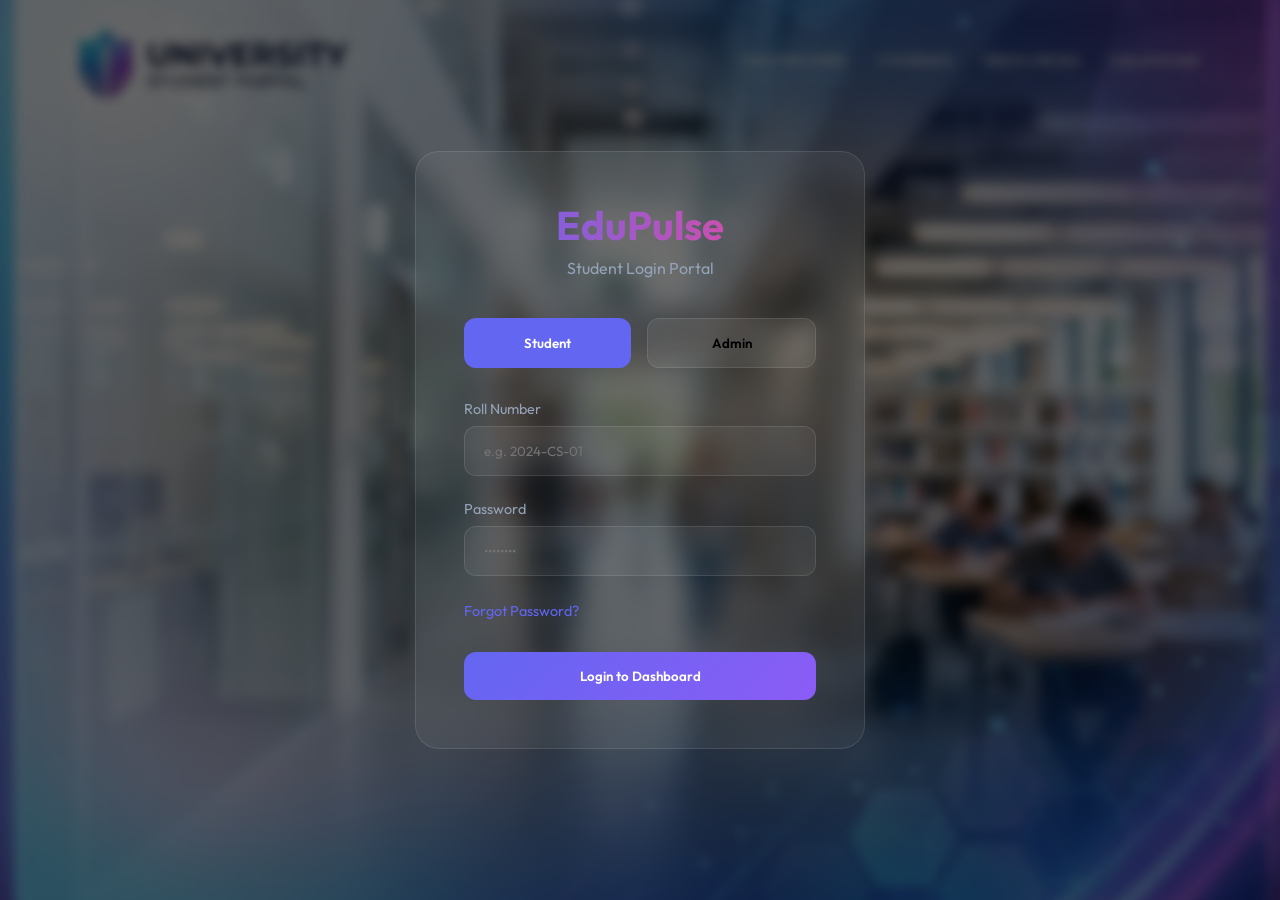
<file: src/main/resources/static/index.html>
<!DOCTYPE html>
<html lang="en">
<head>
    <meta charset="UTF-8">
    <meta name="viewport" content="width=device-width, initial-scale=1.0">
    <title>Login | Student Result Management System</title>
    <meta name="description" content="Secure login for students and administrators of the Result Management System.">
    <link rel="stylesheet" href="style.css">
</head>
<body>
    <div class="bg-blur"></div>
    
    <div class="auth-container">
        <div class="auth-card glass">
            <div class="auth-header">
                <h1>EduPulse</h1>
                <p id="auth-subtitle">Student Login Portal</p>
            </div>

            <div style="display: flex; gap: 1rem; margin-bottom: 2rem;">
                <button id="student-tab" class="btn btn-primary" style="flex: 1; background: var(--primary);" onclick="switchTab('student')">Student</button>
                <button id="admin-tab" class="btn glass" style="flex: 1; border: 1px solid var(--glass-border);" onclick="switchTab('admin')">Admin</button>
            </div>

            <form id="login-form">
                <div class="form-group">
                    <label for="id-input" id="id-label">Roll Number</label>
                    <input type="text" id="id-input" class="form-input" placeholder="e.g. 2024-CS-01" required>
                </div>
                <div class="form-group">
                    <label for="password">Password</label>
                    <input type="password" id="password" class="form-input" placeholder="••••••••" required>
                </div>
                
                <div style="margin-bottom: 2rem;">
                    <a href="#" style="color: var(--primary); font-size: 0.9rem; text-decoration: none;">Forgot Password?</a>
                </div>

                <button type="submit" class="btn btn-primary">
                    Login to Dashboard
                </button>
            </form>
        </div>
    </div>

    <script>
        let currentMode = 'student';

        function switchTab(mode) {
            currentMode = mode;
            const studentTab = document.getElementById('student-tab');
            const adminTab = document.getElementById('admin-tab');
            const idLabel = document.getElementById('id-label');
            const subtitle = document.getElementById('auth-subtitle');
            const idInput = document.getElementById('id-input');

            if (mode === 'student') {
                studentTab.style.background = 'var(--primary)';
                adminTab.style.background = 'transparent';
                adminTab.classList.add('glass');
                idLabel.innerText = 'Roll Number';
                subtitle.innerText = 'Student Login Portal';
                idInput.placeholder = 'e.g. 2024-CS-01';
            } else {
                adminTab.style.background = 'var(--primary)';
                studentTab.style.background = 'transparent';
                studentTab.classList.add('glass');
                idLabel.innerText = 'Admin ID';
                subtitle.innerText = 'Administrator Portal';
                idInput.placeholder = 'Admin ID';
            }
        }

        document.getElementById('login-form').addEventListener('submit', async (e) => {
            e.preventDefault();
            const rollNumber = document.getElementById('id-input').value;
            const password = document.getElementById('password').value;

            try {
                const response = await fetch('/api/login', {
                    method: 'POST',
                    headers: { 'Content-Type': 'application/json' },
                    body: JSON.stringify({ rollNumber, password })
                });
                const data = await response.json();

                if (data.status === 'success') {
                    localStorage.setItem('currentUser', JSON.stringify(data.user));
                    if (currentMode === 'student') {
                        window.location.href = 'student_portal.html';
                    } else {
                        window.location.href = 'admin_dashboard.html';
                    }
                } else {
                    alert(data.message);
                }
            } catch (error) {
                console.error('Login failed:', error);
                // For preview purposes, if the backend isn't running, still allow navigation
                if (currentMode === 'student') {
                    window.location.href = 'student_portal.html';
                } else {
                    window.location.href = 'admin_dashboard.html';
                }
            }
        });
    </script>
</body>
</html>
</file>
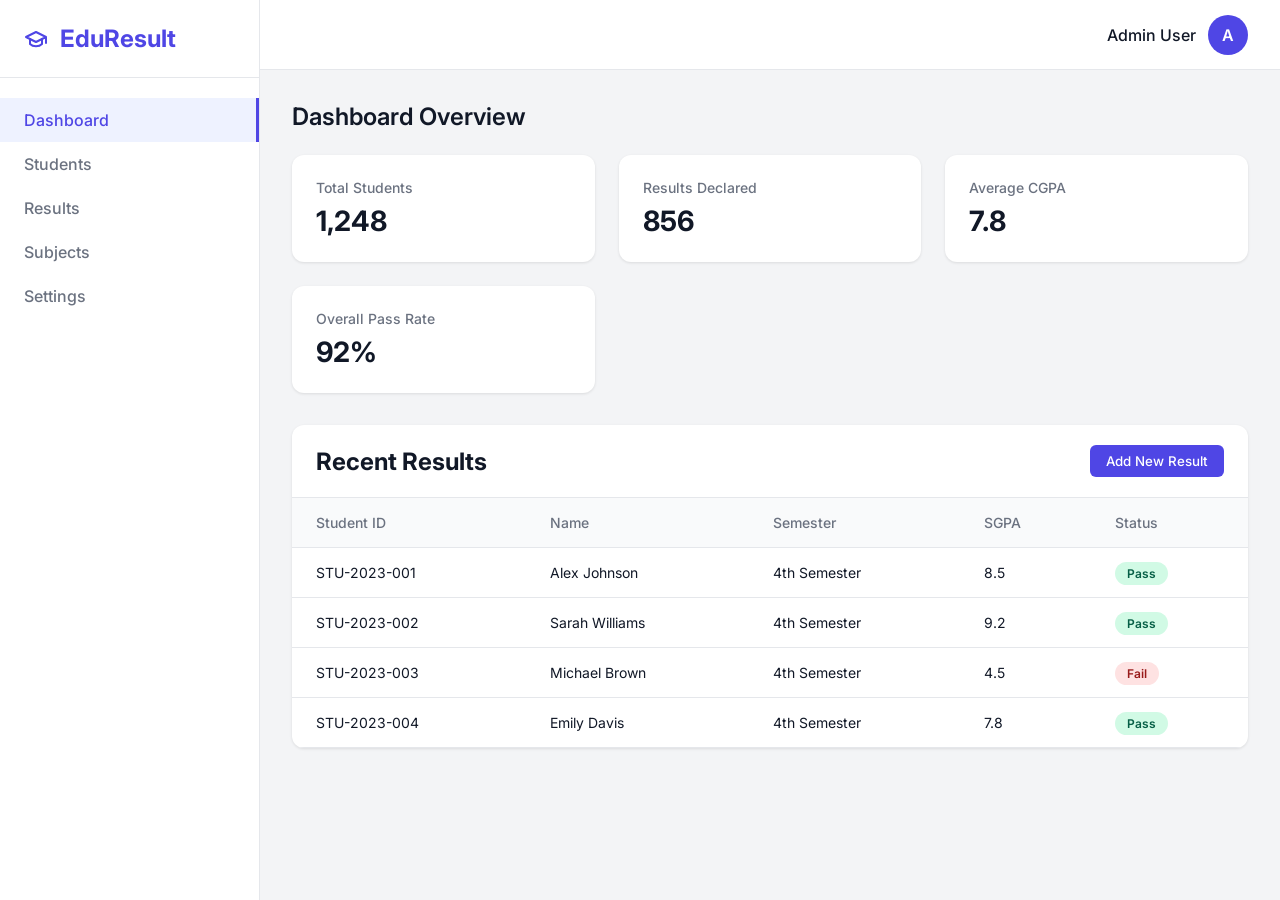
<file: mockup_design.html>
<!DOCTYPE html>
<html lang="en">
<head>
    <meta charset="UTF-8">
    <meta name="viewport" content="width=device-width, initial-scale=1.0">
    <title>EduResult - Dashboard</title>
    <link href="https://fonts.googleapis.com/css2?family=Inter:wght@300;400;500;600;700&display=swap" rel="stylesheet">
    <style>
        :root {
            --primary: #4F46E5;
            --primary-hover: #4338CA;
            --secondary: #10B981;
            --background: #F3F4F6;
            --surface: #FFFFFF;
            --text-main: #111827;
            --text-muted: #6B7280;
            --border: #E5E7EB;
        }

        * {
            margin: 0;
            padding: 0;
            box-sizing: border-box;
            font-family: 'Inter', sans-serif;
        }

        body {
            background-color: var(--background);
            color: var(--text-main);
            display: flex;
            height: 100vh;
        }

        /* Sidebar */
        .sidebar {
            width: 260px;
            background-color: var(--surface);
            border-right: 1px solid var(--border);
            display: flex;
            flex-direction: column;
        }

        .logo {
            padding: 24px;
            font-size: 24px;
            font-weight: 700;
            color: var(--primary);
            display: flex;
            align-items: center;
            gap: 12px;
            border-bottom: 1px solid var(--border);
        }

        .nav-links {
            padding: 20px 0;
            flex: 1;
        }

        .nav-item {
            padding: 12px 24px;
            display: flex;
            align-items: center;
            gap: 12px;
            color: var(--text-muted);
            text-decoration: none;
            font-weight: 500;
            transition: all 0.2s;
        }

        .nav-item:hover, .nav-item.active {
            background-color: #EEF2FF;
            color: var(--primary);
            border-right: 3px solid var(--primary);
        }

        /* Main Content */
        .main-content {
            flex: 1;
            display: flex;
            flex-direction: column;
            overflow-y: auto;
        }

        /* Header */
        .header {
            height: 70px;
            background-color: var(--surface);
            border-bottom: 1px solid var(--border);
            display: flex;
            align-items: center;
            justify-content: space-between;
            padding: 0 32px;
        }

        .user-profile {
            display: flex;
            align-items: center;
            gap: 12px;
            font-weight: 500;
        }

        .avatar {
            width: 40px;
            height: 40px;
            border-radius: 50%;
            background-color: var(--primary);
            color: white;
            display: flex;
            align-items: center;
            justify-content: center;
            font-weight: 600;
        }

        /* Dashboard Content */
        .dashboard-container {
            padding: 32px;
        }

        .page-title {
            font-size: 24px;
            font-weight: 600;
            margin-bottom: 24px;
        }

        .stats-grid {
            display: grid;
            grid-template-columns: repeat(auto-fit, minmax(240px, 1fr));
            gap: 24px;
            margin-bottom: 32px;
        }

        .stat-card {
            background-color: var(--surface);
            padding: 24px;
            border-radius: 12px;
            box-shadow: 0 1px 3px rgba(0,0,0,0.1);
            display: flex;
            flex-direction: column;
            gap: 8px;
        }

        .stat-title {
            color: var(--text-muted);
            font-size: 14px;
            font-weight: 500;
        }

        .stat-value {
            font-size: 28px;
            font-weight: 700;
            color: var(--text-main);
        }

        .recent-results {
            background-color: var(--surface);
            border-radius: 12px;
            box-shadow: 0 1px 3px rgba(0,0,0,0.1);
            overflow: hidden;
        }

        .recent-results-header {
            padding: 20px 24px;
            border-bottom: 1px solid var(--border);
            display: flex;
            justify-content: space-between;
            align-items: center;
        }

        .btn {
            background-color: var(--primary);
            color: white;
            border: none;
            padding: 8px 16px;
            border-radius: 6px;
            font-weight: 500;
            cursor: pointer;
            transition: background 0.2s;
        }

        .btn:hover {
            background-color: var(--primary-hover);
        }

        table {
            width: 100%;
            border-collapse: collapse;
        }

        th, td {
            padding: 16px 24px;
            text-align: left;
            border-bottom: 1px solid var(--border);
        }

        th {
            background-color: #F9FAFB;
            color: var(--text-muted);
            font-weight: 500;
            font-size: 14px;
        }

        td {
            font-size: 14px;
        }

        .status {
            padding: 4px 12px;
            border-radius: 999px;
            font-size: 12px;
            font-weight: 600;
        }

        .status.pass {
            background-color: #D1FAE5;
            color: #065F46;
        }

        .status.fail {
            background-color: #FEE2E2;
            color: #991B1B;
        }

    </style>
</head>
<body>

    <!-- Sidebar -->
    <aside class="sidebar">
        <div class="logo">
            <svg width="24" height="24" viewBox="0 0 24 24" fill="none" stroke="currentColor" stroke-width="2" stroke-linecap="round" stroke-linejoin="round"><path d="M22 10v6M2 10l10-5 10 5-10 5z"/><path d="M6 12v5c3 3 9 3 12 0v-5"/></svg>
            EduResult
        </div>
        <nav class="nav-links">
            <a href="#" class="nav-item active">Dashboard</a>
            <a href="#" class="nav-item">Students</a>
            <a href="#" class="nav-item">Results</a>
            <a href="#" class="nav-item">Subjects</a>
            <a href="#" class="nav-item">Settings</a>
        </nav>
    </aside>

    <!-- Main Content -->
    <main class="main-content">
        <!-- Header -->
        <header class="header">
            <div class="search-bar">
                <!-- Search input could go here -->
            </div>
            <div class="user-profile">
                <span>Admin User</span>
                <div class="avatar">A</div>
            </div>
        </header>

        <!-- Dashboard -->
        <div class="dashboard-container">
            <h1 class="page-title">Dashboard Overview</h1>

            <div class="stats-grid">
                <div class="stat-card">
                    <span class="stat-title">Total Students</span>
                    <span class="stat-value">1,248</span>
                </div>
                <div class="stat-card">
                    <span class="stat-title">Results Declared</span>
                    <span class="stat-value">856</span>
                </div>
                <div class="stat-card">
                    <span class="stat-title">Average CGPA</span>
                    <span class="stat-value">7.8</span>
                </div>
                <div class="stat-card">
                    <span class="stat-title">Overall Pass Rate</span>
                    <span class="stat-value">92%</span>
                </div>
            </div>

            <div class="recent-results">
                <div class="recent-results-header">
                    <h2>Recent Results</h2>
                    <button class="btn">Add New Result</button>
                </div>
                <table>
                    <thead>
                        <tr>
                            <th>Student ID</th>
                            <th>Name</th>
                            <th>Semester</th>
                            <th>SGPA</th>
                            <th>Status</th>
                        </tr>
                    </thead>
                    <tbody>
                        <tr>
                            <td>STU-2023-001</td>
                            <td>Alex Johnson</td>
                            <td>4th Semester</td>
                            <td>8.5</td>
                            <td><span class="status pass">Pass</span></td>
                        </tr>
                        <tr>
                            <td>STU-2023-002</td>
                            <td>Sarah Williams</td>
                            <td>4th Semester</td>
                            <td>9.2</td>
                            <td><span class="status pass">Pass</span></td>
                        </tr>
                        <tr>
                            <td>STU-2023-003</td>
                            <td>Michael Brown</td>
                            <td>4th Semester</td>
                            <td>4.5</td>
                            <td><span class="status fail">Fail</span></td>
                        </tr>
                        <tr>
                            <td>STU-2023-004</td>
                            <td>Emily Davis</td>
                            <td>4th Semester</td>
                            <td>7.8</td>
                            <td><span class="status pass">Pass</span></td>
                        </tr>
                    </tbody>
                </table>
            </div>
        </div>
    </main>

</body>
</html>
</file>
<file: src/main/resources/static/style.css>
@import url('https://fonts.googleapis.com/css2?family=Outfit:wght@300;400;500;600;700&display=swap');

:root {
    --primary: #6366f1;
    --primary-hover: #4f46e5;
    --secondary: #ec4899;
    --accent: #8b5cf6;
    --background: #0f172a;
    --card-bg: rgba(30, 41, 59, 0.7);
    --text-primary: #f8fafc;
    --text-secondary: #94a3b8;
    --glass: rgba(255, 255, 255, 0.05);
    --glass-border: rgba(255, 255, 255, 0.1);
    --success: #10b981;
    --danger: #ef4444;
}

* {
    margin: 0;
    padding: 0;
    box-sizing: border-box;
    font-family: 'Outfit', sans-serif;
}

body {
    background-color: var(--background);
    color: var(--text-primary);
    min-height: 100vh;
    overflow-x: hidden;
    background: radial-gradient(circle at top right, rgba(99, 102, 241, 0.15), transparent),
                radial-gradient(circle at bottom left, rgba(236, 72, 153, 0.1), transparent);
}

.bg-blur {
    position: fixed;
    top: 0;
    left: 0;
    width: 100%;
    height: 100%;
    z-index: -1;
    background: url('portal_background_1776847616389.png') no-repeat center center/cover;
    filter: brightness(0.4) blur(5px);
    transform: scale(1.1);
}

/* Glassmorphism Utility */
.glass {
    background: var(--glass);
    backdrop-filter: blur(12px);
    -webkit-backdrop-filter: blur(12px);
    border: 1px solid var(--glass-border);
    border-radius: 1.5rem;
}

/* Auth Pages */
.auth-container {
    display: flex;
    justify-content: center;
    align-items: center;
    min-height: 100vh;
    padding: 2rem;
}

.auth-card {
    width: 100%;
    max-width: 450px;
    padding: 3rem;
    animation: fadeIn 0.8s ease-out;
}

.auth-header {
    text-align: center;
    margin-bottom: 2.5rem;
}

.auth-header h1 {
    font-size: 2.5rem;
    font-weight: 700;
    background: linear-gradient(to right, var(--primary), var(--secondary));
    -webkit-background-clip: text;
    -webkit-text-fill-color: transparent;
    margin-bottom: 0.5rem;
}

.auth-header p {
    color: var(--text-secondary);
}

.form-group {
    margin-bottom: 1.5rem;
}

.form-group label {
    display: block;
    margin-bottom: 0.5rem;
    color: var(--text-secondary);
    font-size: 0.9rem;
}

.form-input {
    width: 100%;
    padding: 1rem 1.2rem;
    background: rgba(255, 255, 255, 0.05);
    border: 1px solid var(--glass-border);
    border-radius: 0.75rem;
    color: white;
    transition: all 0.3s ease;
}

.form-input:focus {
    outline: none;
    border-color: var(--primary);
    background: rgba(255, 255, 255, 0.1);
    box-shadow: 0 0 0 4px rgba(99, 102, 241, 0.1);
}

.btn {
    width: 100%;
    padding: 1rem;
    border: none;
    border-radius: 0.75rem;
    font-weight: 600;
    cursor: pointer;
    transition: all 0.3s ease;
    display: flex;
    justify-content: center;
    align-items: center;
    gap: 0.5rem;
}

.btn-primary {
    background: linear-gradient(135deg, var(--primary), var(--accent));
    color: white;
}

.btn-primary:hover {
    transform: translateY(-2px);
    box-shadow: 0 10px 20px -5px rgba(99, 102, 241, 0.4);
}

/* Dashboard Styles */
.dashboard-layout {
    display: grid;
    grid-template-columns: 280px 1fr;
    min-height: 100vh;
}

.sidebar {
    padding: 2rem;
    border-right: 1px solid var(--glass-border);
    display: flex;
    flex-direction: column;
}

.sidebar-brand {
    font-size: 1.5rem;
    font-weight: 700;
    margin-bottom: 3rem;
    color: var(--primary);
}

.nav-link {
    display: flex;
    align-items: center;
    gap: 1rem;
    padding: 1rem;
    color: var(--text-secondary);
    text-decoration: none;
    border-radius: 0.75rem;
    transition: all 0.3s ease;
    margin-bottom: 0.5rem;
}

.nav-link:hover, .nav-link.active {
    background: rgba(99, 102, 241, 0.1);
    color: var(--primary);
}

.main-content {
    padding: 2.5rem;
    overflow-y: auto;
}

.stats-grid {
    display: grid;
    grid-template-columns: repeat(auto-fit, minmax(240px, 1fr));
    gap: 1.5rem;
    margin-bottom: 2.5rem;
}

.stat-card {
    padding: 1.5rem;
}

.stat-val {
    font-size: 2rem;
    font-weight: 700;
    margin: 0.5rem 0;
}

.stat-label {
    color: var(--text-secondary);
    font-size: 0.9rem;
}

/* Tables */
.table-container {
    overflow-x: auto;
}

table {
    width: 100%;
    border-collapse: collapse;
    margin-top: 1.5rem;
}

th {
    text-align: left;
    padding: 1rem;
    color: var(--text-secondary);
    font-weight: 500;
    border-bottom: 1px solid var(--glass-border);
}

td {
    padding: 1rem;
    border-bottom: 1px solid var(--glass-border);
}

tr:hover {
    background: rgba(255, 255, 255, 0.02);
}

.badge {
    padding: 0.4rem 0.8rem;
    border-radius: 2rem;
    font-size: 0.8rem;
    font-weight: 600;
}

.badge-success { background: rgba(16, 185, 129, 0.1); color: var(--success); }
.badge-danger { background: rgba(239, 68, 68, 0.1); color: var(--danger); }

/* Animations */
@keyframes fadeIn {
    from { opacity: 0; transform: translateY(20px); }
    to { opacity: 1; transform: translateY(0); }
}
</file>
